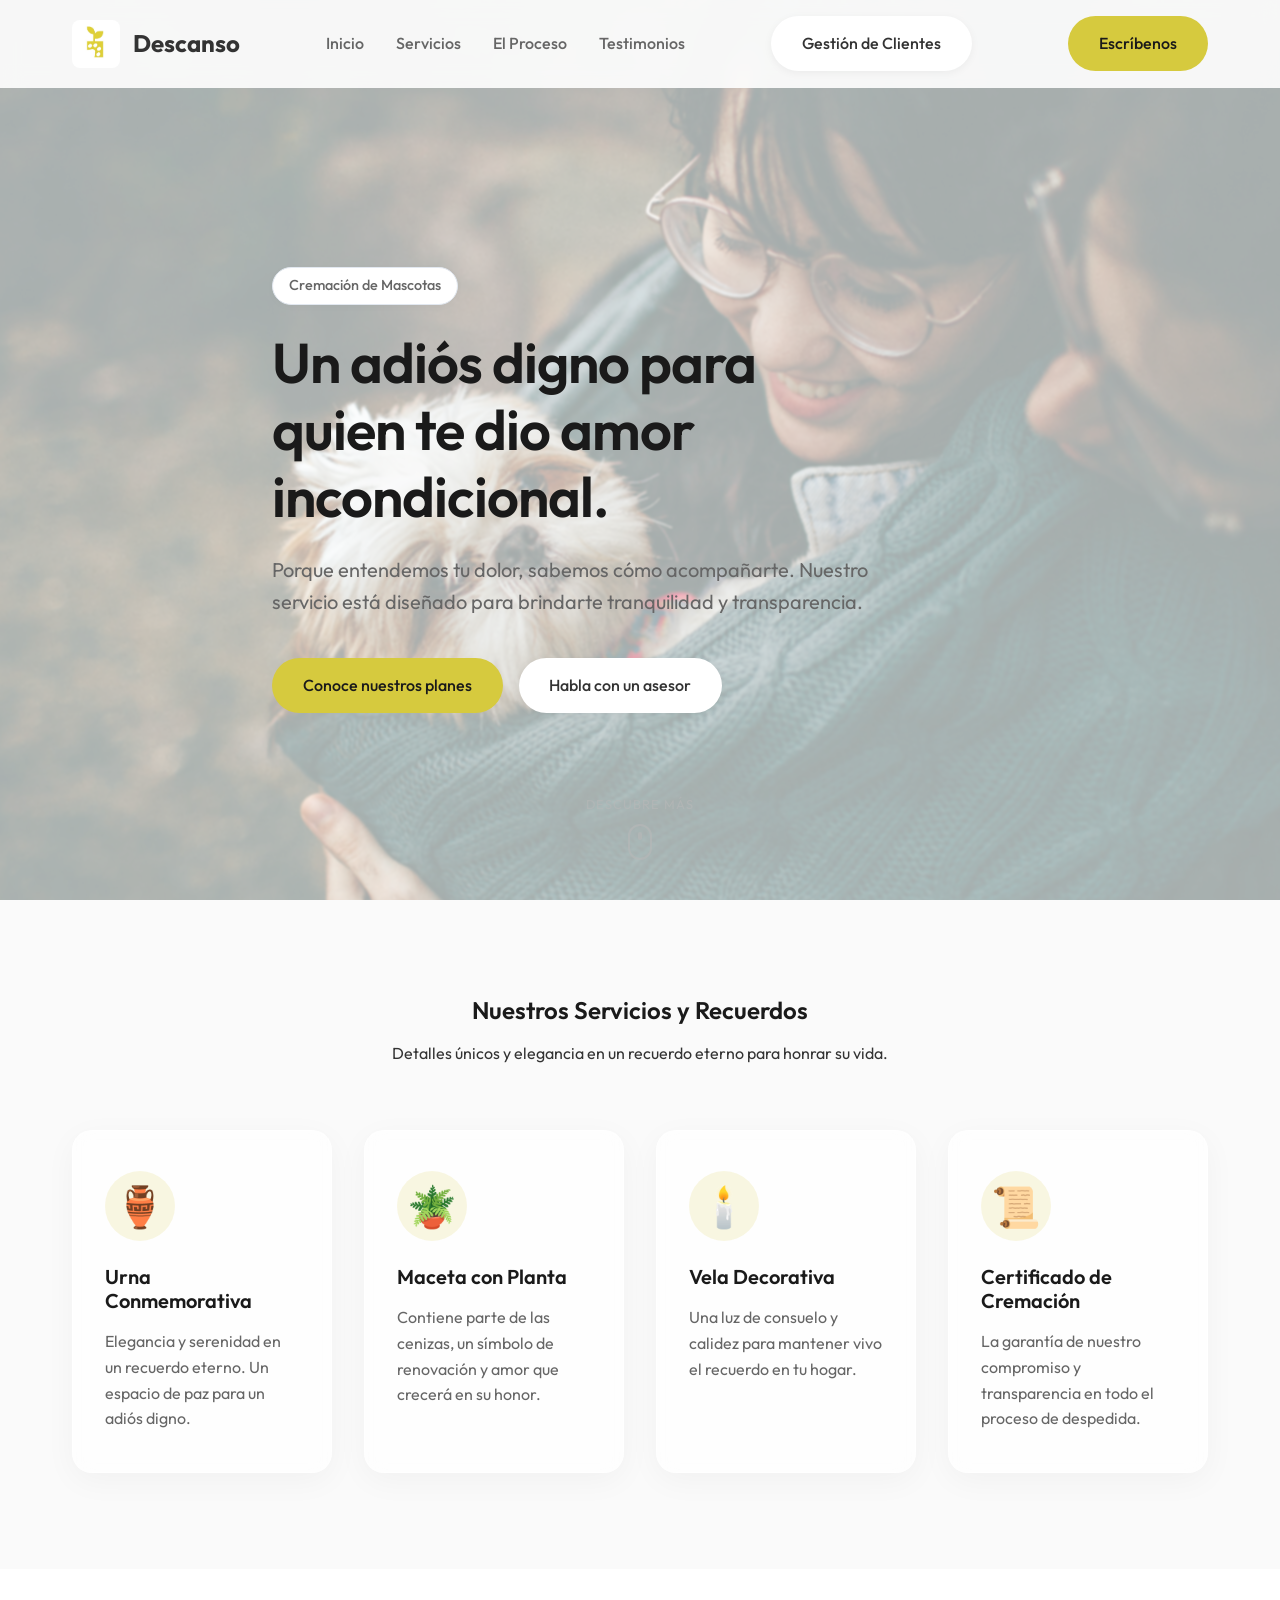
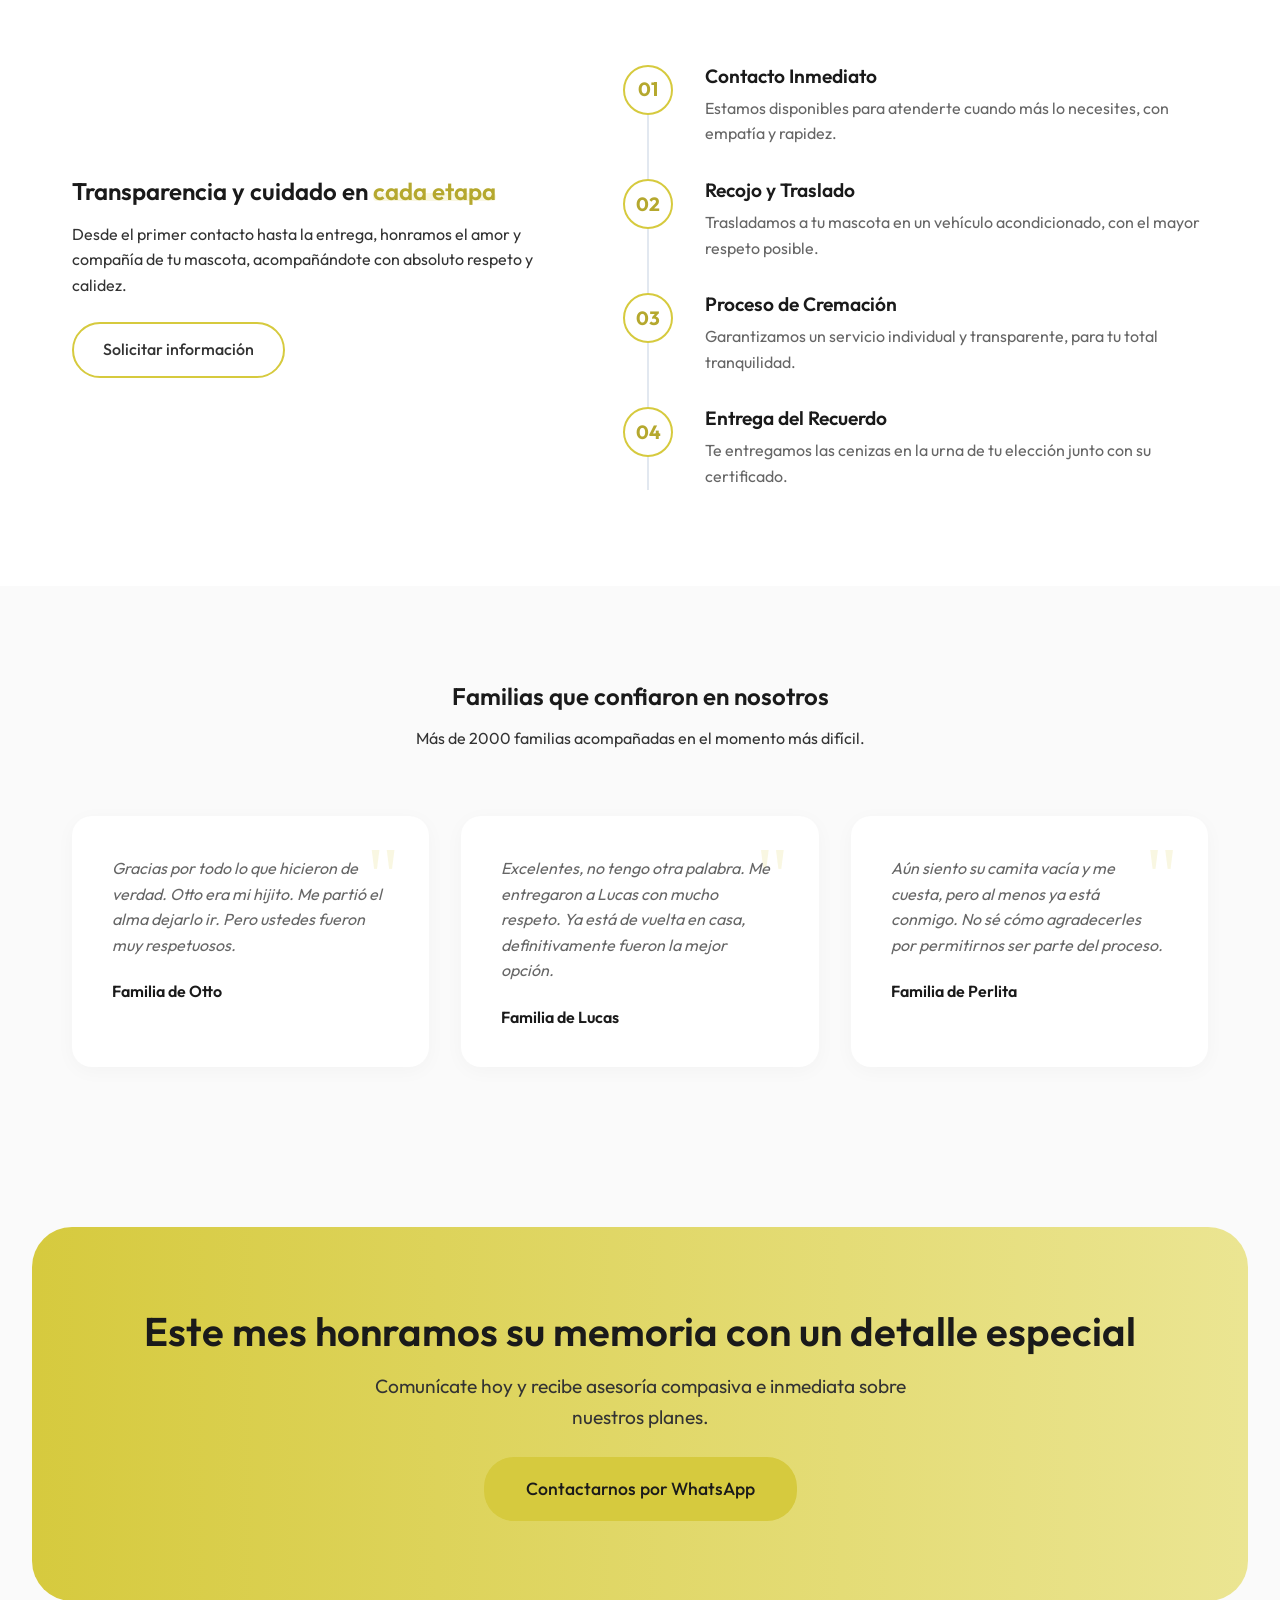
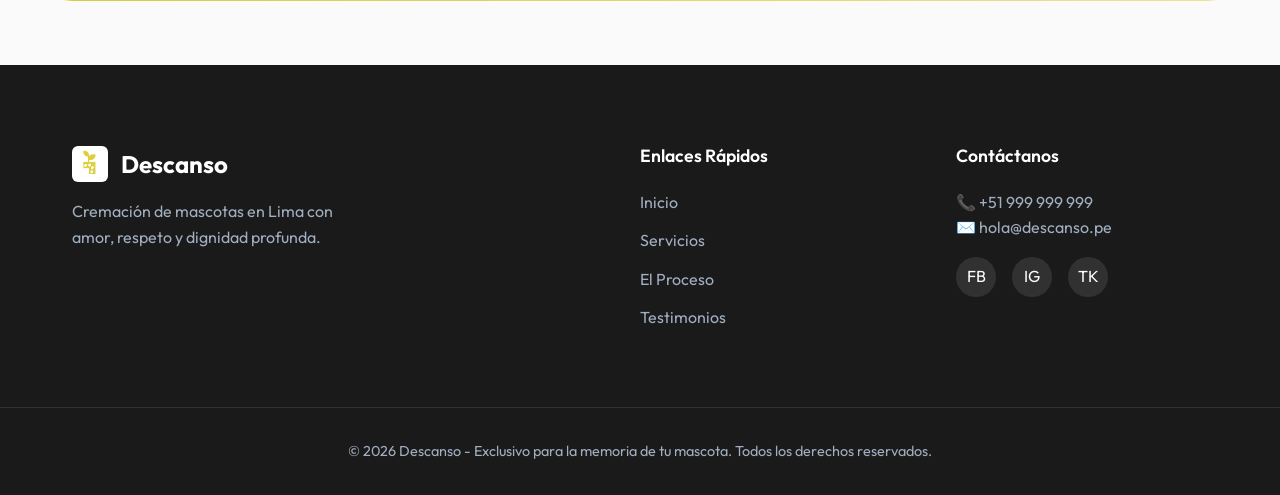
<file: index.html>
<!DOCTYPE html>
<html lang="es">

<head>
    <meta charset="UTF-8">
    <meta name="viewport" content="width=device-width, initial-scale=1.0">
    <title>Descanso | Cremación de Mascotas con Amor y Respeto</title>
    <meta name="description"
        content="En Descanso brindamos cremación de mascotas con respeto y cariño. Acompañamos cada paso del adiós, preservando su memoria con amor y dignidad.">

    <!-- Google Fonts -->
    <link rel="preconnect" href="https://fonts.googleapis.com">
    <link rel="preconnect" href="https://fonts.gstatic.com" crossorigin>
    <link href="https://fonts.googleapis.com/css2?family=Outfit:wght@300;400;500;600;700&display=swap" rel="stylesheet">

    <!-- Custom CSS -->
    <link rel="stylesheet" href="style.css">
</head>

<body>
    <!-- Navbar -->
    <header class="navbar" id="navbar">
        <div class="container nav-container">
            <a href="#" class="logo">
                <img src="img/logo.jpg" alt="Logo Descanso" style="height: 48px; width: auto; border-radius: 8px;">
                <span>Descanso</span>
            </a>
            <nav class="nav-links">
                <a href="#inicio">Inicio</a>
                <a href="servicios.html">Servicios</a>
                <a href="#proceso">El Proceso</a>
                <a href="#testimonios">Testimonios</a>
            </nav>
            <a href="clientes.html" class="btn btn-secondary nav-cta" style="margin-right: 10px;">Gestión de Clientes</a>
            <a href="https://wa.me/" class="btn btn-primary nav-cta">Escríbenos</a>

            <button class="menu-toggle" aria-label="Abrir menú">
                <span></span>
                <span></span>
                <span></span>
            </button>
        </div>
    </header>

    <main>
        <!-- Hero Section -->
        <section id="inicio" class="hero">
            <div class="hero-bg"></div>
            <div class="container hero-content">
                <span class="badge fade-up">Cremación de Mascotas</span>
                <h1 class="fade-up stagger-1">Un adiós digno para<br>quien te dio amor incondicional.</h1>
                <p class="fade-up stagger-2">Porque entendemos tu dolor, sabemos cómo acompañarte. Nuestro servicio está
                    diseñado para brindarte tranquilidad y transparencia.</p>
                <div class="hero-buttons fade-up stagger-3">
                    <a href="servicios.html" class="btn btn-primary">Conoce nuestros planes</a>
                    <a href="https://wa.me/" class="btn btn-secondary">Habla con un asesor</a>
                </div>
            </div>
            <div class="hero-scroll-indicator">
                <span>Descubre más</span>
                <div class="mouse">
                    <div class="wheel"></div>
                </div>
            </div>
        </section>

        <!-- Services Section -->
        <section id="servicios" class="services section-padding">
            <div class="container">
                <div class="section-header text-center fade-in">
                    <h2>Nuestros Servicios y Recuerdos</h2>
                    <p>Detalles únicos y elegancia en un recuerdo eterno para honrar su vida.</p>
                </div>

                <div class="services-grid">
                    <!-- Service Card 1 -->
                    <div class="service-card glass fade-up">
                        <div class="card-icon">🏺</div>
                        <h3>Urna Conmemorativa</h3>
                        <p>Elegancia y serenidad en un recuerdo eterno. Un espacio de paz para un adiós digno.</p>
                    </div>

                    <!-- Service Card 2 -->
                    <div class="service-card glass fade-up stagger-1">
                        <div class="card-icon">🪴</div>
                        <h3>Maceta con Planta</h3>
                        <p>Contiene parte de las cenizas, un símbolo de renovación y amor que crecerá en su honor.</p>
                    </div>

                    <!-- Service Card 3 -->
                    <div class="service-card glass fade-up stagger-2">
                        <div class="card-icon">🕯️</div>
                        <h3>Vela Decorativa</h3>
                        <p>Una luz de consuelo y calidez para mantener vivo el recuerdo en tu hogar.</p>
                    </div>

                    <!-- Service Card 4 -->
                    <div class="service-card glass fade-up stagger-3">
                        <div class="card-icon">📜</div>
                        <h3>Certificado de Cremación</h3>
                        <p>La garantía de nuestro compromiso y transparencia en todo el proceso de despedida.</p>
                    </div>
                </div>
            </div>
        </section>

        <!-- Process Section -->
        <section id="proceso" class="process section-padding bg-light">
            <div class="container">
                <div class="process-wrapper">
                    <div class="process-text fade-in">
                        <h2>Transparencia y cuidado en <span class="highlight">cada etapa</span></h2>
                        <p>Desde el primer contacto hasta la entrega, honramos el amor y compañía de tu mascota,
                            acompañándote con absoluto respeto y calidez.</p>
                        <a href="https://wa.me/" class="btn btn-outline mt-4">Solicitar información</a>
                    </div>

                    <div class="process-steps">
                        <div class="step fade-left">
                            <div class="step-number">01</div>
                            <div class="step-content">
                                <h4>Contacto Inmediato</h4>
                                <p>Estamos disponibles para atenderte cuando más lo necesites, con empatía y rapidez.
                                </p>
                            </div>
                        </div>
                        <div class="step fade-left stagger-1">
                            <div class="step-number">02</div>
                            <div class="step-content">
                                <h4>Recojo y Traslado</h4>
                                <p>Trasladamos a tu mascota en un vehículo acondicionado, con el mayor respeto posible.
                                </p>
                            </div>
                        </div>
                        <div class="step fade-left stagger-2">
                            <div class="step-number">03</div>
                            <div class="step-content">
                                <h4>Proceso de Cremación</h4>
                                <p>Garantizamos un servicio individual y transparente, para tu total tranquilidad.</p>
                            </div>
                        </div>
                        <div class="step fade-left stagger-3">
                            <div class="step-number">04</div>
                            <div class="step-content">
                                <h4>Entrega del Recuerdo</h4>
                                <p>Te entregamos las cenizas en la urna de tu elección junto con su certificado.</p>
                            </div>
                        </div>
                    </div>
                </div>
            </div>
        </section>

        <!-- Testimonials -->
        <section id="testimonios" class="testimonials section-padding">
            <div class="container">
                <div class="section-header text-center fade-in">
                    <h2>Familias que confiaron en nosotros</h2>
                    <p>Más de 2000 familias acompañadas en el momento más difícil.</p>
                </div>

                <div class="testimonial-carousel fade-up">
                    <div class="testimonial-card">
                        <div class="quote-icon">"</div>
                        <p>Gracias por todo lo que hicieron de verdad. Otto era mi hijito. Me partió el alma dejarlo ir.
                            Pero ustedes fueron muy respetuosos.</p>
                        <h4>Familia de Otto</h4>
                    </div>
                    <div class="testimonial-card">
                        <div class="quote-icon">"</div>
                        <p>Excelentes, no tengo otra palabra. Me entregaron a Lucas con mucho respeto. Ya está de vuelta
                            en casa, definitivamente fueron la mejor opción.</p>
                        <h4>Familia de Lucas</h4>
                    </div>
                    <div class="testimonial-card">
                        <div class="quote-icon">"</div>
                        <p>Aún siento su camita vacía y me cuesta, pero al menos ya está conmigo. No sé cómo
                            agradecerles por permitirnos ser parte del proceso.</p>
                        <h4>Familia de Perlita</h4>
                    </div>
                </div>
            </div>
        </section>

        <!-- CTA Section -->
        <section class="bottom-cta section-padding text-center">
            <div class="container fade-in">
                <h2>Este mes honramos su memoria con un detalle especial</h2>
                <p>Comunícate hoy y recibe asesoría compasiva e inmediata sobre nuestros planes.</p>
                <a href="https://wa.me/" class="btn btn-primary btn-large mt-4">Contactarnos por WhatsApp</a>
            </div>
        </section>
    </main>

    <footer class="footer">
        <div class="container footer-grid">
            <div class="footer-brand">
                <div class="logo">
                    <img src="img/logo.jpg" alt="Logo Descanso" style="height: 36px; width: auto; border-radius: 6px;">
                    <span>Descanso</span>
                </div>
                <p>Cremación de mascotas en Lima con amor, respeto y dignidad profunda.</p>
            </div>
            <div class="footer-links">
                <h4>Enlaces Rápidos</h4>
                <ul>
                    <li><a href="#inicio">Inicio</a></li>
                    <li><a href="servicios.html">Servicios</a></li>
                    <li><a href="#proceso">El Proceso</a></li>
                    <li><a href="#testimonios">Testimonios</a></li>
                </ul>
            </div>
            <div class="footer-contact">
                <h4>Contáctanos</h4>
                <p>📞 +51 999 999 999</p>
                <p>✉️ hola@descanso.pe</p>
                <div class="social-links">
                    <a href="#" aria-label="Facebook">FB</a>
                    <a href="#" aria-label="Instagram">IG</a>
                    <a href="#" aria-label="TikTok">TK</a>
                </div>
            </div>
        </div>
        <div class="footer-bottom text-center">
            <p>&copy; 2026 Descanso - Exclusivo para la memoria de tu mascota. Todos los derechos reservados.</p>
        </div>
    </footer>

    <script src="main.js"></script>
</body>

</html>
</file>
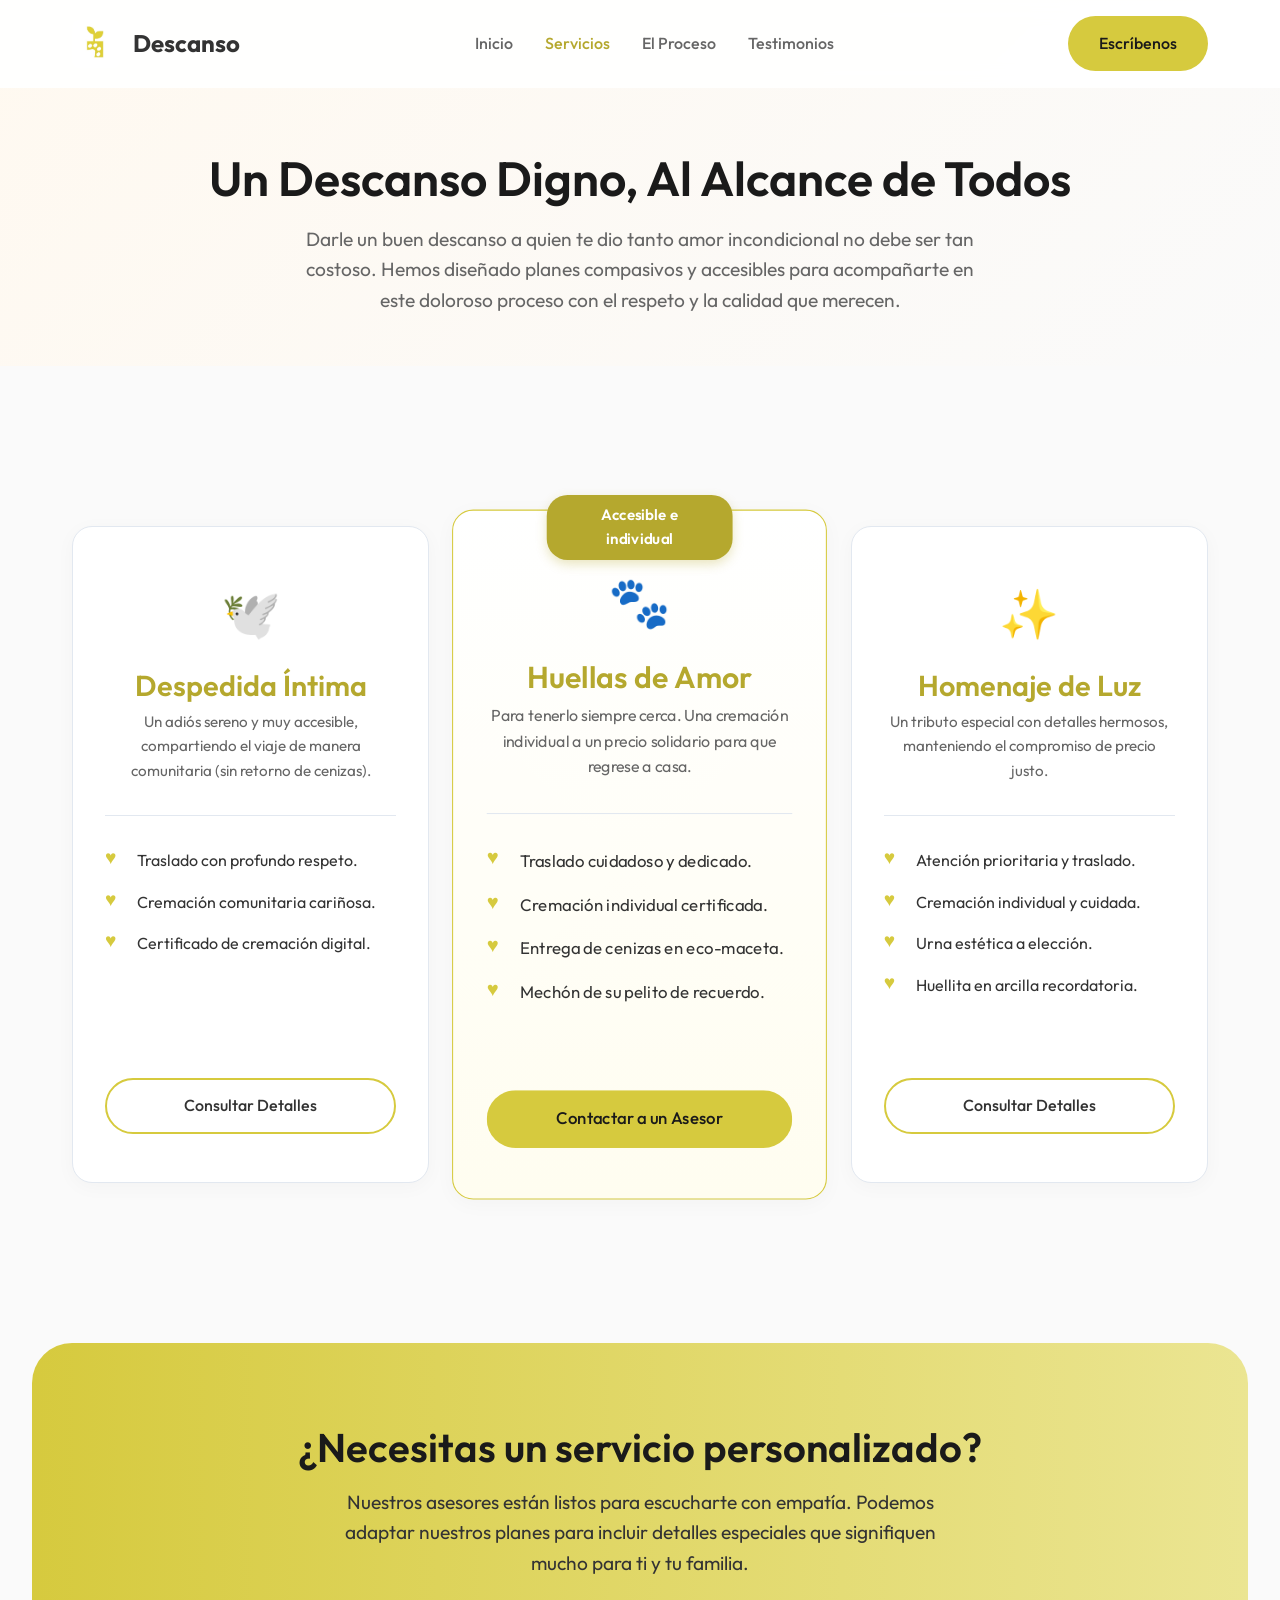
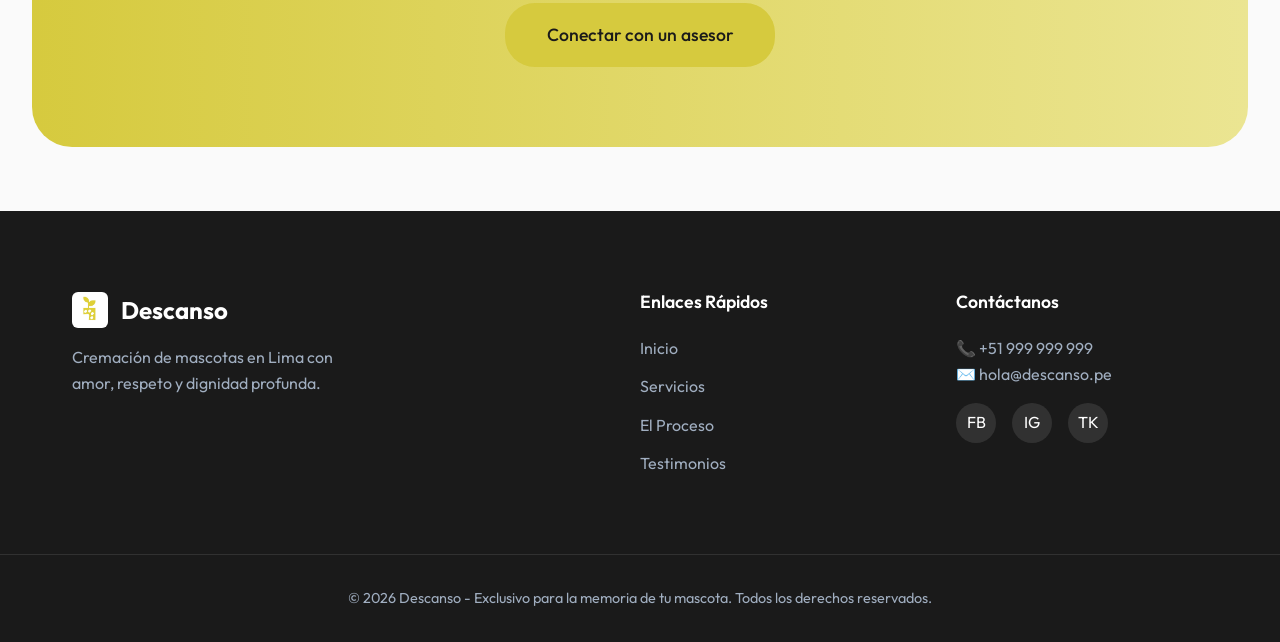
<file: servicios.html>
<!DOCTYPE html>
<html lang="es">

<head>
    <meta charset="UTF-8">
    <meta name="viewport" content="width=device-width, initial-scale=1.0">
    <title>Servicios y Planes | Descanso - Cremación de Mascotas</title>
    <meta name="description"
        content="Conoce nuestros planes de cremación para mascotas. Ofrecemos diferentes niveles de servicio: Despedida Íntima, Huellas de Amor y Homenaje de Luz, con el mayor respeto.">

    <!-- Google Fonts -->
    <link rel="preconnect" href="https://fonts.googleapis.com">
    <link rel="preconnect" href="https://fonts.gstatic.com" crossorigin>
    <link href="https://fonts.googleapis.com/css2?family=Outfit:wght@300;400;500;600;700&display=swap" rel="stylesheet">

    <!-- Custom CSS -->
    <link rel="stylesheet" href="style.css">
</head>

<body>
    <!-- Navbar -->
    <header class="navbar" id="navbar">
        <div class="container nav-container">
            <a href="index.html" class="logo">
                <img src="img/logo.jpg" alt="Logo Descanso" style="height: 48px; width: auto; border-radius: 8px;">
                <span>Descanso</span>
            </a>
            <nav class="nav-links">
                <a href="index.html">Inicio</a>
                <a href="servicios.html" class="active">Servicios</a>
                <a href="index.html#proceso">El Proceso</a>
                <a href="index.html#testimonios">Testimonios</a>
            </nav>
            <a href="https://wa.me/" class="btn btn-primary nav-cta">Escríbenos</a>

            <button class="menu-toggle" aria-label="Abrir menú">
                <span></span>
                <span></span>
                <span></span>
            </button>
        </div>
    </header>

    <main>
        <!-- Page Header -->
        <section class="page-header">
            <div class="container fade-up">
                <h1>Un Descanso Digno, Al Alcance de Todos</h1>
                <p>Darle un buen descanso a quien te dio tanto amor incondicional no debe ser tan costoso. Hemos
                    diseñado planes compasivos y accesibles para acompañarte en este doloroso proceso con el respeto y
                    la calidad que merecen.</p>
            </div>
        </section>

        <!-- Pricing Section -->
        <section class="section-padding">
            <div class="container">
                <div class="pricing-grid">

                    <!-- Plan 1: Básico -->
                    <div class="pricing-card fade-up">
                        <div class="pricing-header">
                            <div class="pricing-icon">🕊️</div>
                            <h3>Despedida Íntima</h3>
                            <p>Un adiós sereno y muy accesible, compartiendo el viaje de manera comunitaria (sin retorno
                                de cenizas).</p>
                        </div>
                        <ul class="pricing-features">
                            <li>Traslado con profundo respeto.</li>
                            <li>Cremación comunitaria cariñosa.</li>
                            <li>Certificado de cremación digital.</li>
                        </ul>
                        <a href="https://wa.me/" class="btn btn-outline mt-4">Consultar Detalles</a>
                    </div>

                    <!-- Plan 2: Estándar (Popular) -->
                    <div class="pricing-card popular fade-up stagger-1">
                        <div class="popular-badge">Accesible e individual</div>
                        <div class="pricing-header">
                            <div class="pricing-icon">🐾</div>
                            <h3>Huellas de Amor</h3>
                            <p>Para tenerlo siempre cerca. Una cremación individual a un precio solidario para que
                                regrese a casa.</p>
                        </div>
                        <ul class="pricing-features">
                            <li>Traslado cuidadoso y dedicado.</li>
                            <li>Cremación individual certificada.</li>
                            <li>Entrega de cenizas en eco-maceta.</li>
                            <li>Mechón de su pelito de recuerdo.</li>
                        </ul>
                        <a href="https://wa.me/" class="btn btn-primary mt-4">Contactar a un Asesor</a>
                    </div>

                    <!-- Plan 3: Premium -->
                    <div class="pricing-card fade-up stagger-2">
                        <div class="pricing-header">
                            <div class="pricing-icon">✨</div>
                            <h3>Homenaje de Luz</h3>
                            <p>Un tributo especial con detalles hermosos, manteniendo el compromiso de precio justo.</p>
                        </div>
                        <ul class="pricing-features">
                            <li>Atención prioritaria y traslado.</li>
                            <li>Cremación individual y cuidada.</li>
                            <li>Urna estética a elección.</li>
                            <li>Huellita en arcilla recordatoria.</li>
                        </ul>
                        <a href="https://wa.me/" class="btn btn-outline mt-4">Consultar Detalles</a>
                    </div>

                </div>
            </div>
        </section>

        <!-- Additional Services CTA -->
        <section class="bottom-cta section-padding text-center">
            <div class="container fade-in">
                <h2>¿Necesitas un servicio personalizado?</h2>
                <p>Nuestros asesores están listos para escucharte con empatía. Podemos adaptar nuestros planes para
                    incluir detalles especiales que signifiquen mucho para ti y tu familia.</p>
                <a href="https://wa.me/" class="btn btn-primary btn-large mt-4">Conectar con un asesor</a>
            </div>
        </section>
    </main>

    <footer class="footer">
        <div class="container footer-grid">
            <div class="footer-brand">
                <div class="logo">
                    <img src="img/logo.jpg" alt="Logo Descanso" style="height: 36px; width: auto; border-radius: 6px;">
                    <span>Descanso</span>
                </div>
                <p>Cremación de mascotas en Lima con amor, respeto y dignidad profunda.</p>
            </div>
            <div class="footer-links">
                <h4>Enlaces Rápidos</h4>
                <ul>
                    <li><a href="index.html">Inicio</a></li>
                    <li><a href="servicios.html">Servicios</a></li>
                    <li><a href="index.html#proceso">El Proceso</a></li>
                    <li><a href="index.html#testimonios">Testimonios</a></li>
                </ul>
            </div>
            <div class="footer-contact">
                <h4>Contáctanos</h4>
                <p>📞 +51 999 999 999</p>
                <p>✉️ hola@descanso.pe</p>
                <div class="social-links">
                    <a href="#" aria-label="Facebook">FB</a>
                    <a href="#" aria-label="Instagram">IG</a>
                    <a href="#" aria-label="TikTok">TK</a>
                </div>
            </div>
        </div>
        <div class="footer-bottom text-center">
            <p>&copy; 2026 Descanso - Exclusivo para la memoria de tu mascota. Todos los derechos reservados.</p>
        </div>
    </footer>

    <script src="main.js"></script>
</body>

</html>
</file>
<file: style.css>
/* =========================================
   Base & Variables
   ========================================= */
:root {
    /* Colors derived from the provided logo */
    --primary-color: #D6CA3E;
    /* The mustard/yellow-green logo color */
    --primary-dark: #B5A82E;
    --primary-light: #EBE592;
    --primary-opaque: rgba(214, 202, 62, 0.15);

    --text-main: #333333;
    --text-muted: #666666;
    --bg-color: #FAFAFA;
    --bg-light: #FFFFFF;
    --border-color: #E2E8F0;

    /* Typography */
    --font-family: 'Outfit', sans-serif;

    /* Spacing & Layout */
    --max-width: 1200px;
    --transition: all 0.3s cubic-bezier(0.25, 0.8, 0.25, 1);
}

* {
    margin: 0;
    padding: 0;
    box-sizing: border-box;
}

html {
    scroll-behavior: smooth;
}

body {
    font-family: var(--font-family);
    color: var(--text-main);
    background-color: var(--bg-color);
    line-height: 1.6;
    overflow-x: hidden;
}

h1,
h2,
h3,
h4 {
    font-weight: 600;
    line-height: 1.2;
    margin-bottom: 1rem;
    color: #1A1A1A;
}

a {
    text-decoration: none;
    color: inherit;
    transition: var(--transition);
}

img {
    max-width: 100%;
    height: auto;
    display: block;
}

.container {
    max-width: var(--max-width);
    margin: 0 auto;
    padding: 0 2rem;
}

.section-padding {
    padding: 6rem 0;
}

.text-center {
    text-align: center;
}

.mt-4 {
    margin-top: 1.5rem;
}

/* =========================================
   Typography Utilities
   ========================================= */
.highlight {
    color: var(--primary-dark);
    position: relative;
    display: inline-block;
}

.highlight::after {
    content: '';
    position: absolute;
    bottom: 5px;
    left: 0;
    width: 100%;
    height: 8px;
    background-color: var(--primary-opaque);
    z-index: -1;
    border-radius: 4px;
}

/* =========================================
   Buttons
   ========================================= */
.btn {
    display: inline-block;
    padding: 0.8rem 1.8rem;
    border-radius: 30px;
    font-weight: 500;
    cursor: pointer;
    text-align: center;
    border: 2px solid transparent;
}

.btn-primary {
    background-color: var(--primary-color);
    color: #1a1a1a;
}

.btn-primary:hover {
    background-color: var(--primary-dark);
    transform: translateY(-2px);
    box-shadow: 0 4px 12px rgba(214, 202, 62, 0.3);
}

.btn-secondary {
    background-color: #fff;
    color: var(--text-main);
    box-shadow: 0 2px 8px rgba(0, 0, 0, 0.05);
}

.btn-secondary:hover {
    box-shadow: 0 6px 16px rgba(0, 0, 0, 0.1);
    transform: translateY(-2px);
}

.btn-outline {
    border-color: var(--primary-color);
    color: var(--text-main);
    background: transparent;
}

.btn-outline:hover {
    background-color: var(--primary-color);
    color: #1a1a1a;
}

.btn-large {
    padding: 1rem 2.5rem;
    font-size: 1.1rem;
}

/* =========================================
   Navbar
   ========================================= */
.navbar {
    position: fixed;
    top: 0;
    width: 100%;
    background-color: rgba(255, 255, 255, 0.9);
    backdrop-filter: blur(10px);
    z-index: 1000;
    transition: var(--transition);
    border-bottom: 1px solid transparent;
}

.navbar.scrolled {
    box-shadow: 0 2px 15px rgba(0, 0, 0, 0.05);
    border-bottom-color: var(--border-color);
    padding: 10px 0;
}

.nav-container {
    display: flex;
    justify-content: space-between;
    align-items: center;
    padding: 1rem 2rem;
    transition: var(--transition);
}

.navbar.scrolled .nav-container {
    padding: 0.5rem 2rem;
}

.logo {
    display: flex;
    align-items: center;
    gap: 0.8rem;
    font-size: 1.5rem;
    font-weight: 700;
    color: var(--text-main);
}

.nav-links {
    display: flex;
    gap: 2rem;
}

.nav-links a {
    font-weight: 500;
    color: var(--text-muted);
}

.nav-links a:hover,
.nav-links a.active {
    color: var(--primary-dark);
}

.menu-toggle {
    display: none;
    background: transparent;
    border: none;
    cursor: pointer;
    flex-direction: column;
    gap: 5px;
}

.menu-toggle span {
    display: block;
    width: 25px;
    height: 3px;
    background-color: var(--text-main);
    transition: var(--transition);
    border-radius: 3px;
}

/* =========================================
   Hero Section
   ========================================= */
.hero {
    position: relative;
    min-height: 100vh;
    display: flex;
    align-items: center;
    padding-top: 80px;
    overflow: hidden;
}

.hero-bg {
    position: absolute;
    top: 0;
    left: 0;
    width: 100%;
    height: 100%;
    background: url('img/portada.jpg') center/cover no-repeat;
    z-index: 0;
    filter: blur(1px);
    transform: scale(1.05);
}

.hero::after {
    content: '';
    position: absolute;
    top: 0;
    left: 0;
    width: 100%;
    height: 100%;
    background: rgba(255, 255, 255, 0.65);
    z-index: 0;
}

.hero-content {
    position: relative;
    z-index: 1;
    max-width: 800px;
}

.badge {
    display: inline-block;
    padding: 0.4rem 1rem;
    background-color: var(--bg-light);
    border: 1px solid var(--border-color);
    border-radius: 20px;
    font-size: 0.9rem;
    font-weight: 500;
    color: var(--text-muted);
    margin-bottom: 1.5rem;
    box-shadow: 0 2px 10px rgba(0, 0, 0, 0.02);
}

.hero h1 {
    font-size: 3.5rem;
    letter-spacing: -1px;
    margin-bottom: 1.5rem;
}

.hero p {
    font-size: 1.25rem;
    color: var(--text-muted);
    margin-bottom: 2.5rem;
    max-width: 600px;
}

.hero-buttons {
    display: flex;
    gap: 1rem;
}

.hero-scroll-indicator {
    position: absolute;
    bottom: 40px;
    left: 50%;
    transform: translateX(-50%);
    display: flex;
    flex-direction: column;
    align-items: center;
    gap: 10px;
    opacity: 0.6;
    animation: bounce 2s infinite;
}

.hero-scroll-indicator span {
    font-size: 0.8rem;
    text-transform: uppercase;
    letter-spacing: 1px;
}

.mouse {
    width: 24px;
    height: 36px;
    border: 2px solid var(--text-main);
    border-radius: 12px;
    display: flex;
    justify-content: center;
    padding-top: 6px;
}

.wheel {
    width: 4px;
    height: 8px;
    background-color: var(--text-main);
    border-radius: 2px;
    animation: scroll 1.5s infinite;
}

/* =========================================
   Services Section (Glassmorphism)
   ========================================= */
.services-grid {
    display: grid;
    grid-template-columns: repeat(auto-fit, minmax(250px, 1fr));
    gap: 2rem;
    margin-top: 4rem;
}

.glass {
    background: rgba(255, 255, 255, 0.7);
    backdrop-filter: blur(10px);
    -webkit-backdrop-filter: blur(10px);
    border: 1px solid rgba(255, 255, 255, 0.5);
    border-radius: 20px;
    padding: 2.5rem 2rem;
    box-shadow: 0 8px 32px rgba(0, 0, 0, 0.04);
    transition: var(--transition);
}

.glass:hover {
    transform: translateY(-10px);
    box-shadow: 0 12px 40px rgba(0, 0, 0, 0.08);
    border-color: rgba(214, 202, 62, 0.3);
    /* Primary color low opacity */
}

.card-icon {
    font-size: 2.5rem;
    margin-bottom: 1.5rem;
    background: var(--primary-opaque);
    width: 70px;
    height: 70px;
    display: flex;
    align-items: center;
    justify-content: center;
    border-radius: 50%;
}

.service-card h3 {
    font-size: 1.25rem;
    margin-bottom: 1rem;
}

.service-card p {
    color: var(--text-muted);
    font-size: 1rem;
}

/* =========================================
   Process Section
   ========================================= */
.bg-light {
    background-color: #FFFFFF;
}

.process-wrapper {
    display: grid;
    grid-template-columns: 1fr 1.2fr;
    gap: 4rem;
    align-items: center;
}

.process-steps {
    display: flex;
    flex-direction: column;
    gap: 2rem;
    position: relative;
}

.process-steps::before {
    content: '';
    position: absolute;
    left: 24px;
    top: 0;
    bottom: 0;
    width: 2px;
    background-color: var(--border-color);
}

.step {
    display: flex;
    gap: 2rem;
    position: relative;
}

.step-number {
    width: 50px;
    height: 50px;
    background-color: var(--bg-light);
    border: 2px solid var(--primary-color);
    border-radius: 50%;
    display: flex;
    align-items: center;
    justify-content: center;
    font-weight: 700;
    font-size: 1.2rem;
    color: var(--primary-dark);
    z-index: 1;
    flex-shrink: 0;
}

.step-content h4 {
    font-size: 1.2rem;
    margin-bottom: 0.5rem;
}

.step-content p {
    color: var(--text-muted);
}

/* =========================================
   Testimonials
   ========================================= */
.testimonial-carousel {
    display: grid;
    grid-template-columns: repeat(auto-fit, minmax(300px, 1fr));
    gap: 2rem;
    margin-top: 4rem;
}

.testimonial-card {
    background-color: var(--bg-light);
    padding: 2.5rem;
    border-radius: 20px;
    box-shadow: 0 4px 20px rgba(0, 0, 0, 0.03);
    position: relative;
}

.quote-icon {
    position: absolute;
    top: 20px;
    right: 30px;
    font-size: 5rem;
    line-height: 1;
    color: var(--primary-opaque);
    font-family: serif;
}

.testimonial-card p {
    font-style: italic;
    color: var(--text-muted);
    margin-bottom: 1.5rem;
    position: relative;
    z-index: 1;
}

.testimonial-card h4 {
    font-size: 1rem;
    margin-bottom: 0;
}

/* =========================================
   Bottom CTA
   ========================================= */
.bottom-cta {
    background: linear-gradient(to right, var(--primary-color), var(--primary-light));
    border-radius: 40px;
    margin: 4rem 2rem;
    padding: 5rem 2rem;
}

.bottom-cta h2 {
    font-size: 2.5rem;
    color: #1a1a1a;
}

.bottom-cta p {
    font-size: 1.2rem;
    color: #333;
    max-width: 600px;
    margin: 0 auto;
}

/* =========================================
   Footer
   ========================================= */
.footer {
    background-color: #1A1A1A;
    color: #FFFFFF;
    padding: 5rem 0 2rem;
}

.footer-grid {
    display: grid;
    grid-template-columns: 2fr 1fr 1fr;
    gap: 4rem;
    margin-bottom: 4rem;
}

.footer-brand .logo {
    color: #FFFFFF;
    margin-bottom: 1rem;
}

.footer-brand p {
    color: #A0AEC0;
    max-width: 300px;
}

.footer h4 {
    color: #FFFFFF;
    margin-bottom: 1.5rem;
    font-size: 1.1rem;
}

.footer ul {
    list-style: none;
}

.footer ul li {
    margin-bottom: 0.8rem;
}

.footer ul a,
.footer-contact p {
    color: #A0AEC0;
}

.footer ul a:hover {
    color: var(--primary-color);
}

.social-links {
    display: flex;
    gap: 1rem;
    margin-top: 1rem;
}

.social-links a {
    width: 40px;
    height: 40px;
    background-color: rgba(255, 255, 255, 0.1);
    border-radius: 50%;
    display: flex;
    align-items: center;
    justify-content: center;
    color: #FFF;
}

.social-links a:hover {
    background-color: var(--primary-color);
    color: #1A1A1A;
    transform: translateY(-3px);
}

.footer-bottom {
    padding-top: 2rem;
    border-top: 1px solid rgba(255, 255, 255, 0.1);
    color: #A0AEC0;
    font-size: 0.9rem;
}

/* =========================================
   Animations
   ========================================= */
@keyframes scroll {
    0% {
        transform: translateY(0);
        opacity: 1;
    }

    100% {
        transform: translateY(10px);
        opacity: 0;
    }
}

@keyframes bounce {

    0%,
    20%,
    50%,
    80%,
    100% {
        transform: translateY(0) translateX(-50%);
    }

    40% {
        transform: translateY(-10px) translateX(-50%);
    }

    60% {
        transform: translateY(-5px) translateX(-50%);
    }
}

.fade-up {
    opacity: 0;
    transform: translateY(30px);
    transition: opacity 0.8s ease, transform 0.8s ease;
}

.fade-in {
    opacity: 0;
    transition: opacity 0.8s ease;
}

.fade-left {
    opacity: 0;
    transform: translateX(30px);
    transition: opacity 0.8s ease, transform 0.8s ease;
}

.visible {
    opacity: 1;
    transform: translateY(0) translateX(0);
}

.stagger-1 {
    transition-delay: 0.1s;
}

.stagger-2 {
    transition-delay: 0.2s;
}

.stagger-3 {
    transition-delay: 0.3s;
}

/* =========================================
   Mobile Responsiveness
   ========================================= */
@media (max-width: 992px) {
    .process-wrapper {
        grid-template-columns: 1fr;
        gap: 3rem;
    }

    .hero h1 {
        font-size: 2.8rem;
    }
}

@media (max-width: 768px) {

    .hero-bg {
        background: url('img/portada_movil.jpg') center top/cover no-repeat;
    }

    .nav-links,
    .nav-cta {
        display: none;
    }

    .menu-toggle {
        display: flex;
    }

    .hero h1 {
        font-size: 2.2rem;
    }

    .hero p {
        font-size: 1.1rem;
    }

    .hero-buttons {
        flex-direction: column;
    }

    .footer-grid {
        grid-template-columns: 1fr;
        gap: 2rem;
    }

    .section-padding {
        padding: 4rem 0;
    }

    .page-header {
        padding-top: 100px;
        padding-bottom: 40px;
        padding-left: 15px;
        padding-right: 15px;
    }

    .page-header h1 {
        font-size: 2.2rem;
    }

    .page-header p {
        font-size: 1rem;
    }

    .bottom-cta {
        margin: 2rem 1rem;
        padding: 3rem 1.5rem;
    }

    .bottom-cta h2 {
        font-size: 1.8rem;
    }

    /* Mobile Menu Active State */
    .nav-links.active {
        display: flex;
        flex-direction: column;
        position: absolute;
        top: 100%;
        left: 0;
        width: 100%;
        background-color: var(--bg-light);
        padding: 2rem;
        box-shadow: 0 10px 20px rgba(0, 0, 0, 0.05);
        gap: 1.5rem;
    }

    .nav-links.active a {
        font-size: 1.1rem;
    }
}

/* =========================================
   Página de Servicios (Planes)
   ========================================= */
.page-header {
    padding-top: 150px;
    padding-bottom: 50px;
    background: linear-gradient(135deg, #FFF9F0 0%, #FAFAFA 100%);
    text-align: center;
}

.page-header h1 {
    font-size: 3rem;
    margin-bottom: 1rem;
}

.page-header p {
    font-size: 1.2rem;
    color: var(--text-muted);
    max-width: 700px;
    margin: 0 auto;
}

.pricing-grid {
    display: grid;
    grid-template-columns: repeat(auto-fit, minmax(320px, 1fr));
    gap: 2rem;
    margin-top: 4rem;
    align-items: stretch;
}

.pricing-card {
    background: var(--bg-light);
    border-radius: 20px;
    padding: 3rem 2rem;
    text-align: center;
    box-shadow: 0 4px 20px rgba(0, 0, 0, 0.03);
    transition: var(--transition);
    border: 1px solid var(--border-color);
    position: relative;
    display: flex;
    flex-direction: column;
}

.pricing-card:hover {
    transform: translateY(-10px);
    box-shadow: 0 15px 40px rgba(0, 0, 0, 0.08);
    border-color: var(--primary-color);
}

.pricing-card.popular {
    border-color: var(--primary-color);
    background: linear-gradient(to bottom, #ffffff, #FFFDF0);
    transform: scale(1.05);
    z-index: 1;
}

.pricing-card.popular:hover {
    transform: scale(1.05) translateY(-10px);
}

.popular-badge {
    position: absolute;
    top: -15px;
    left: 50%;
    transform: translateX(-50%);
    background: var(--primary-dark);
    color: #FFF;
    padding: 0.5rem 1.5rem;
    border-radius: 20px;
    font-size: 0.9rem;
    font-weight: 600;
    box-shadow: 0 4px 10px rgba(181, 168, 46, 0.3);
}

.pricing-header {
    margin-bottom: 2rem;
    padding-bottom: 2rem;
    border-bottom: 1px solid var(--border-color);
}

.pricing-icon {
    font-size: 3rem;
    margin-bottom: 1rem;
}

.pricing-header h3 {
    font-size: 1.8rem;
    color: var(--primary-dark);
    margin-bottom: 0.5rem;
}

.pricing-header p {
    color: var(--text-muted);
    font-size: 0.95rem;
    min-height: 45px;
}

.pricing-features {
    list-style: none;
    margin-bottom: 2.5rem;
    text-align: left;
    flex-grow: 1;
}

.pricing-features li {
    margin-bottom: 1rem;
    position: relative;
    padding-left: 2rem;
    color: var(--text-main);
    font-size: 1rem;
}

.pricing-features li::before {
    content: '♥';
    position: absolute;
    left: 0;
    color: var(--primary-color);
    font-size: 1.2rem;
    line-height: 1;
}

@media (max-width: 992px) {
    .pricing-card.popular {
        transform: scale(1);
    }

    .pricing-card.popular:hover {
        transform: translateY(-10px);
    }
}
</file>
